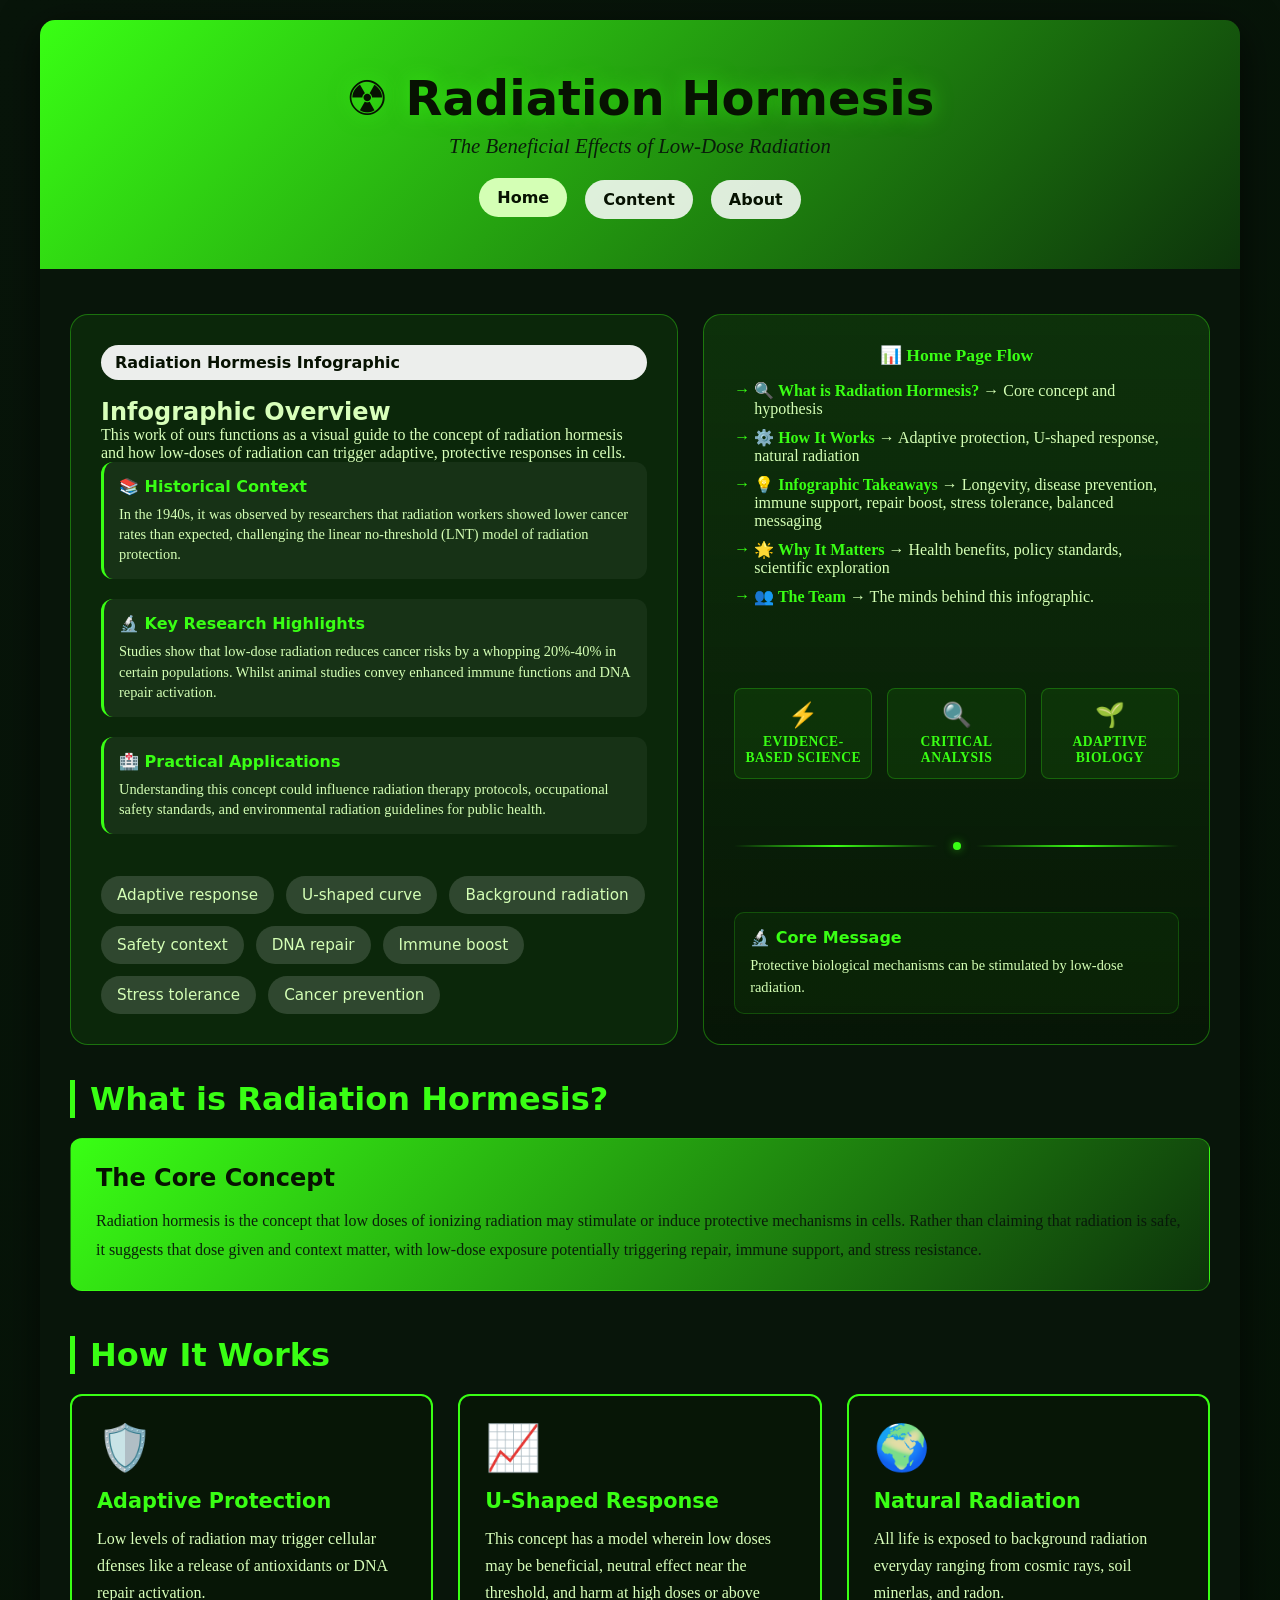
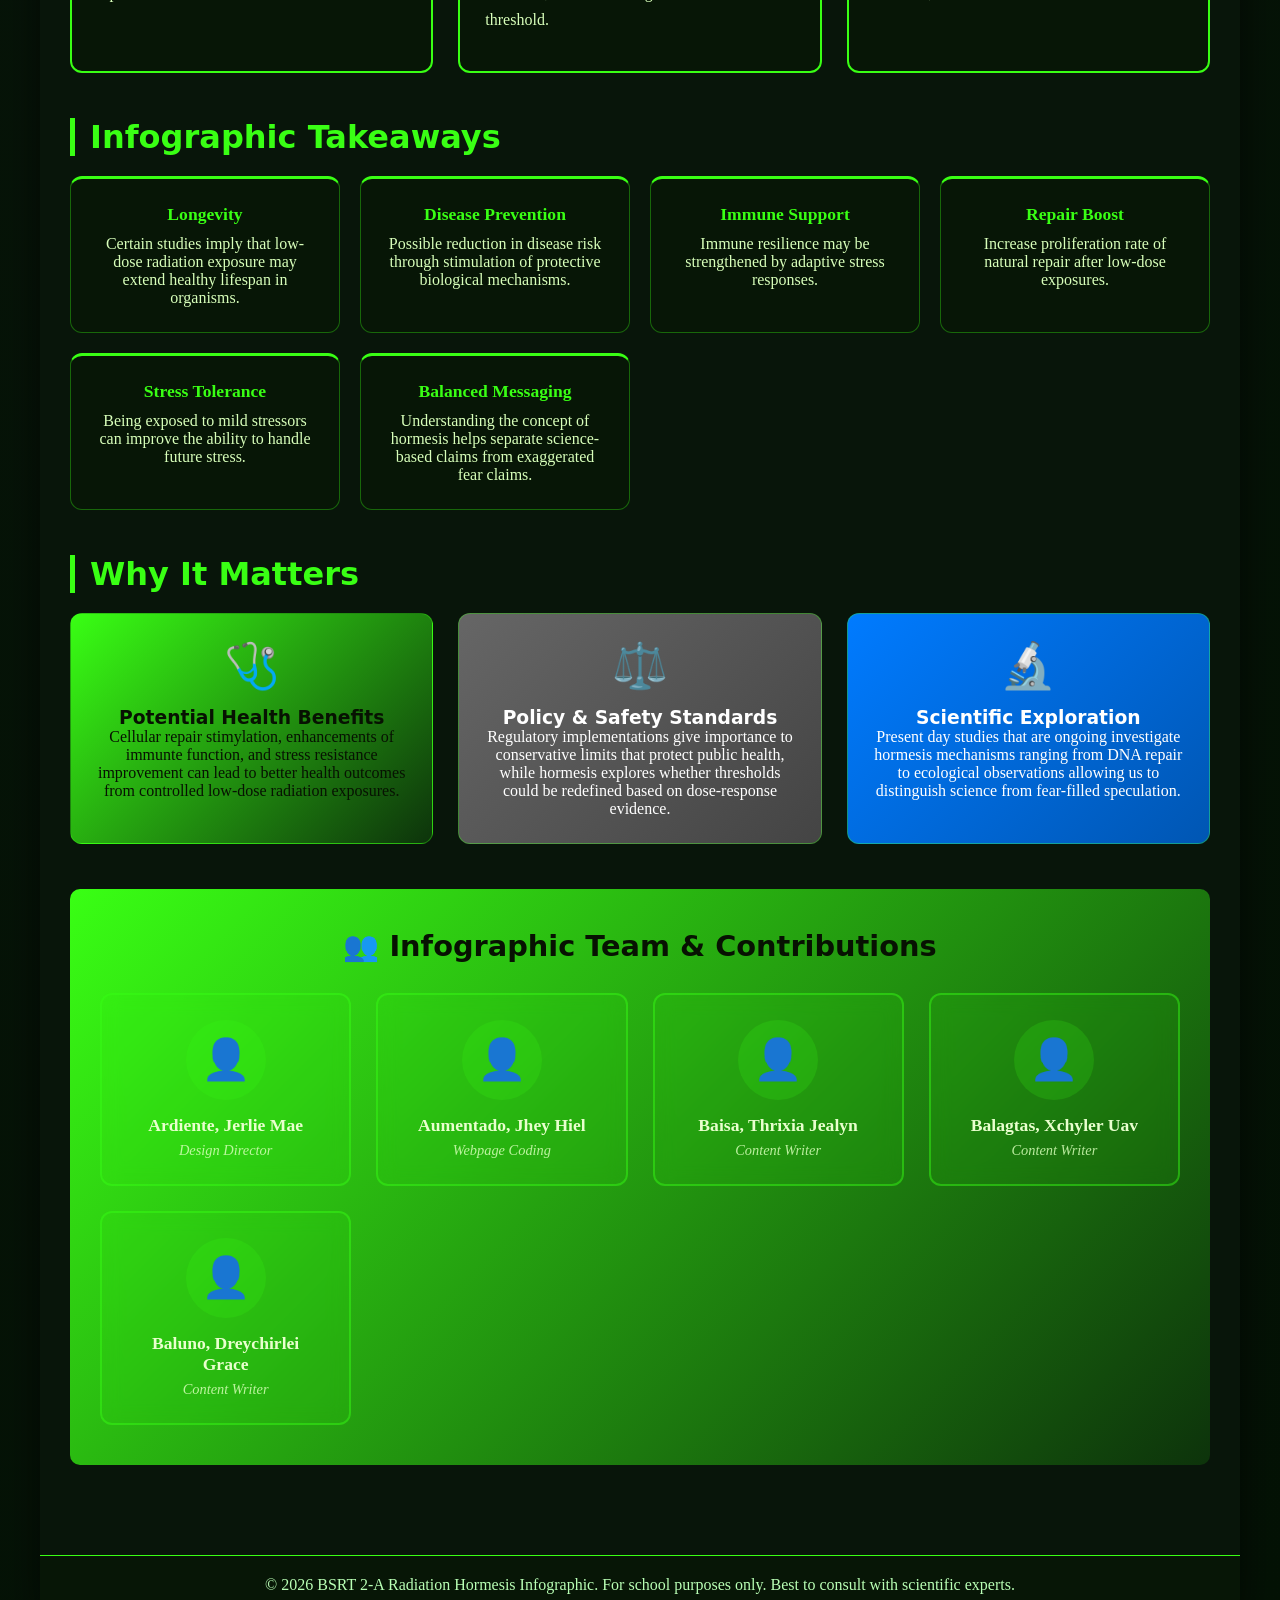
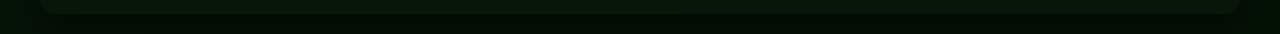
<file: index.html>
<!DOCTYPE html>
<html lang="en">
<head>
    <meta charset="UTF-8">
    <meta name="viewport" content="width=device-width, initial-scale=1.0">
    <title>Radiation Hormesis - Overview</title>
    <link rel="stylesheet" href="style.css">
</head>
<body>
    <div class="container">
        <div class="header">
            <h1>☢️ Radiation Hormesis</h1>
            <p>The Beneficial Effects of Low-Dose Radiation</p>
            <nav class="main-nav">
                <a href="index.html" class="active">Home</a>
                <a href="content.html">Content</a>
                <a href="about.html">About</a>
            </nav>
        </div>

        <div class="content">
            <div class="hero-grid">
                <div class="hero-card">
                    <span class="hero-badge">Radiation Hormesis Infographic</span>
                    <h2>Infographic Overview</h2>
                    <p>This work of ours functions as a visual guide to the concept of radiation hormesis and how low-doses of radiation can trigger adaptive, protective responses in cells.</p>
                    
                    <div class="overview-section">
                        <h4>📚 Historical Context</h4>
                        <p>In the 1940s, it was observed by researchers that radiation workers showed lower cancer rates than expected, challenging the linear no-threshold (LNT) model of radiation protection.</p>
                    </div>
                    
                    <div class="overview-section">
                        <h4>🔬 Key Research Highlights</h4>
                        <p>Studies show that low-dose radiation reduces cancer risks by a whopping 20%-40% in certain populations. Whilst animal studies convey enhanced immune functions and DNA repair activation.</p>
                    </div>
                    
                    <div class="overview-section">
                        <h4>🏥 Practical Applications</h4>
                        <p>Understanding this concept could influence radiation therapy protocols, occupational safety standards, and environmental radiation guidelines for public health.</p>
                    </div>
                    
                    <div class="fact-list">
                        <span class="fact-pill">Adaptive response</span>
                        <span class="fact-pill">U-shaped curve</span>
                        <span class="fact-pill">Background radiation</span>
                        <span class="fact-pill">Safety context</span>
                        <span class="fact-pill">DNA repair</span>
                        <span class="fact-pill">Immune boost</span>
                        <span class="fact-pill">Stress tolerance</span>
                        <span class="fact-pill">Cancer prevention</span>
                    </div>
                </div>
                <div class="hero-card hero-highlight">
                    
                    <div class="mind-map">
                        <div class="mind-center">📊 Home Page Flow</div>
                        <div class="mind-branch">
                            <span>🔍 What is Radiation Hormesis?</span> → Core concept and hypothesis
                        </div>
                        <div class="mind-branch">
                            <span>⚙️ How It Works</span> → Adaptive protection, U-shaped response, natural radiation
                        </div>
                        <div class="mind-branch">
                            <span>💡 Infographic Takeaways</span> → Longevity, disease prevention, immune support, repair boost, stress tolerance, balanced messaging
                        </div>
                        <div class="mind-branch">
                            <span>🌟 Why It Matters</span> → Health benefits, policy standards, scientific exploration
                        </div>
                        <div class="mind-branch">
                            <span>👥 The Team</span> → The minds behind this infographic.
                        </div>
                    </div>
                    
                    <div class="design-element">
                        <div class="design-accent">
                            <span class="accent-icon">⚡</span>
                            <span class="accent-text">Evidence-Based Science</span>
                        </div>
                        <div class="design-accent">
                            <span class="accent-icon">🔍</span>
                            <span class="accent-text">Critical Analysis</span>
                        </div>
                        <div class="design-accent">
                            <span class="accent-icon">🌱</span>
                            <span class="accent-text">Adaptive Biology</span>
                        </div>
                    </div>
                    
                    <div class="visual-separator">
                        <div class="separator-line"></div>
                        <div class="separator-dot"></div>
                        <div class="separator-line"></div>
                    </div>
                    
                    <div class="key-insight">
                        <h4>🔬 Core Message</h4>
                        <p>Protective biological mechanisms can be stimulated by low-dose radiation.</p>
                    </div>
                </div>
            </div>

            <div class="section">
                <h2 class="section-title">What is Radiation Hormesis?</h2>
                <div class="mechanism">
                    <h3>The Core Concept</h3>
                    <p>Radiation hormesis is the concept that low doses of ionizing radiation may stimulate or induce protective mechanisms in cells. Rather than claiming that radiation is safe, it suggests that dose given and context matter, with low-dose exposure potentially triggering repair, immune support, and stress resistance.</p>
                </div>
            </div>

            <div class="section">
                <h2 class="section-title">How It Works</h2>
                <div class="context-grid">
                    <div class="context-card">
                        <div class="context-card-icon">🛡️</div>
                        <h3>Adaptive Protection</h3>
                        <p>Low levels of radiation may trigger cellular dfenses like a release of antioxidants or DNA repair activation.</p>
                    </div>
                    <div class="context-card">
                        <div class="context-card-icon">📈</div>
                        <h3>U-Shaped Response</h3>
                        <p>This concept has a model wherein low doses may be beneficial, neutral effect near the threshold, and harm at high doses or above threshold.</p>
                    </div>
                    <div class="context-card">
                        <div class="context-card-icon">🌍</div>
                        <h3>Natural Radiation</h3>
                        <p>All life is exposed to background radiation everyday ranging from cosmic rays, soil minerlas, and radon.</p>
                    </div>
                </div>
            </div>

            <div class="section">
                <h2 class="section-title">Infographic Takeaways</h2>
                <div class="benefits">
                    <div class="benefit-item">
                        <strong>Longevity</strong>
                        <p>Certain studies imply that low-dose radiation exposure may extend healthy lifespan in organisms.</p>
                    </div>
                    <div class="benefit-item">
                        <strong>Disease Prevention</strong>
                        <p>Possible reduction in disease risk through stimulation of protective biological mechanisms.</p>
                    </div>
                    <div class="benefit-item">
                        <strong>Immune Support</strong>
                        <p>Immune resilience may be strengthened by adaptive stress responses.</p>
                    </div>
                    <div class="benefit-item">
                        <strong>Repair Boost</strong>
                        <p>Increase proliferation rate of natural repair after low-dose exposures.</p>
                    </div>
                    <div class="benefit-item">
                        <strong>Stress Tolerance</strong>
                        <p>Being exposed to mild stressors can improve the ability to handle future stress.</p>
                    </div>
                    <div class="benefit-item">
                        <strong>Balanced Messaging</strong>
                        <p>Understanding the concept of hormesis helps separate science-based claims from exaggerated fear claims.</p>
                    </div>
                </div>
            </div>

            <div class="section">
                <h2 class="section-title">Why It Matters</h2>
                <div class="context-grid">
                    <div class="spotlight-panel health-spotlight">
                        <div class="context-card-icon" style="font-weight: bold;">🩺</div>
                        <h3>Potential Health Benefits</h3>
                        <p>Cellular repair stimylation, enhancements of immunte function, and stress resistance improvement can lead to better health outcomes from controlled low-dose radiation exposures.</p>
                    </div>
                    <div class="spotlight-panel policy-spotlight">
                        <div class="context-card-icon" style="font-weight: bold;">⚖️</div>
                        <h3>Policy & Safety Standards</h3>
                        <p>Regulatory implementations give importance to conservative limits that protect public health, while hormesis explores whether thresholds could be redefined based on dose-response evidence.</p>
                    </div>
                    <div class="spotlight-panel science-spotlight">
                        <div class="context-card-icon" style="font-weight: bold;">🔬</div>
                        <h3>Scientific Exploration</h3>
                        <p>Present day studies that are ongoing investigate hormesis mechanisms ranging from DNA repair to ecological observations allowing us to distinguish science from fear-filled speculation.</p>
                    </div>
                </div>
            </div>

            <div class="section members-section">
                <h2>👥 Infographic Team & Contributions</h2>
                <div class="members-grid">
                    <div class="member-card">
                        <div class="member-avatar">👤</div>
                        <div class="member-name">Ardiente, Jerlie Mae</div>
                        <div class="member-role">Design Director</div>
                    </div>
                    <div class="member-card">
                        <div class="member-avatar">👤</div>
                        <div class="member-name">Aumentado, Jhey Hiel</div>
                        <div class="member-role">Webpage Coding</div>
                    </div>
                    <div class="member-card">
                        <div class="member-avatar">👤</div>
                        <div class="member-name">Baisa, Thrixia Jealyn</div>
                        <div class="member-role">Content Writer</div>
                    </div>
                    <div class="member-card">
                        <div class="member-avatar">👤</div>
                        <div class="member-name">Balagtas, Xchyler Uav</div>
                        <div class="member-role">Content Writer</div>
                    </div>
                    <div class="member-card">
                        <div class="member-avatar">👤</div>
                        <div class="member-name">Baluno, Dreychirlei Grace</div>
                        <div class="member-role">Content Writer</div>
                    </div>
                </div>
            </div>
        </div>

        <div class="footer">
            <p>&copy; 2026 BSRT 2-A Radiation Hormesis Infographic. For school purposes only. Best to consult with scientific experts.</p>
        </div>
    </div>
</body>
</html>
</file>
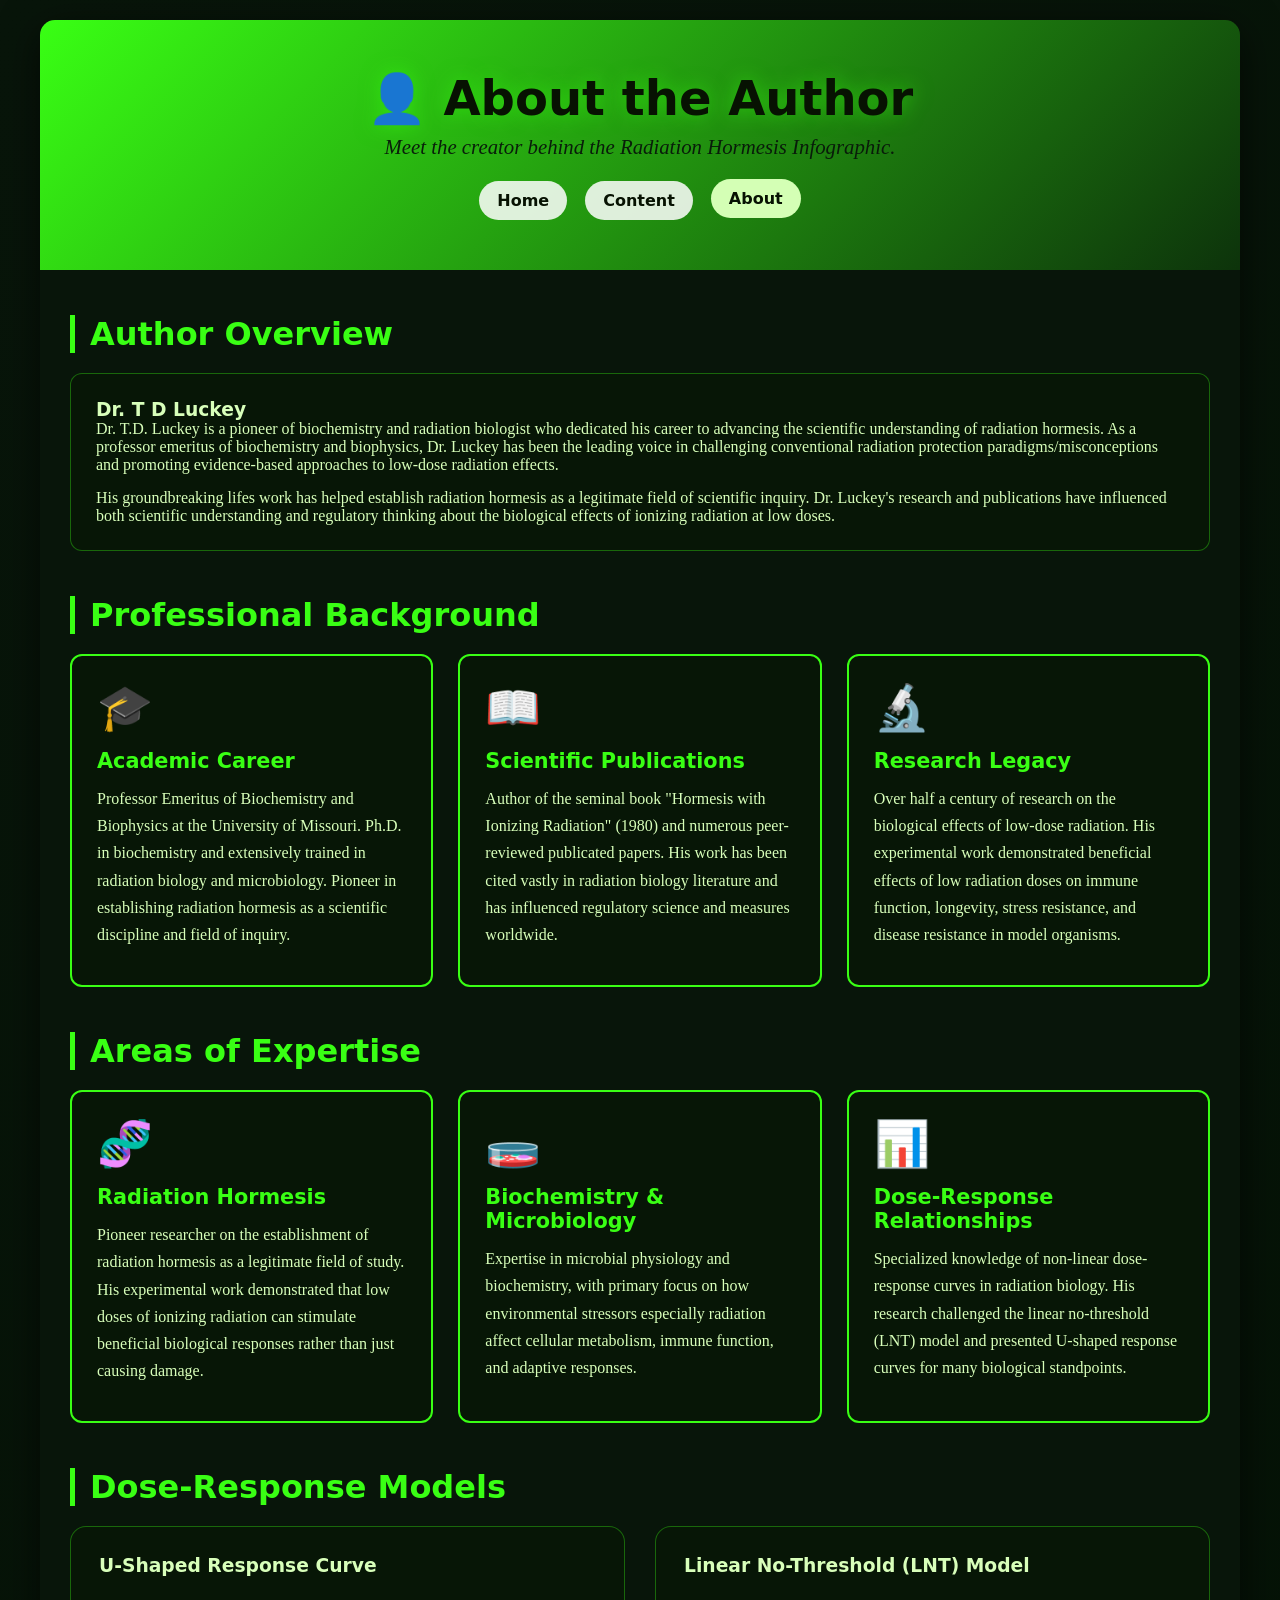
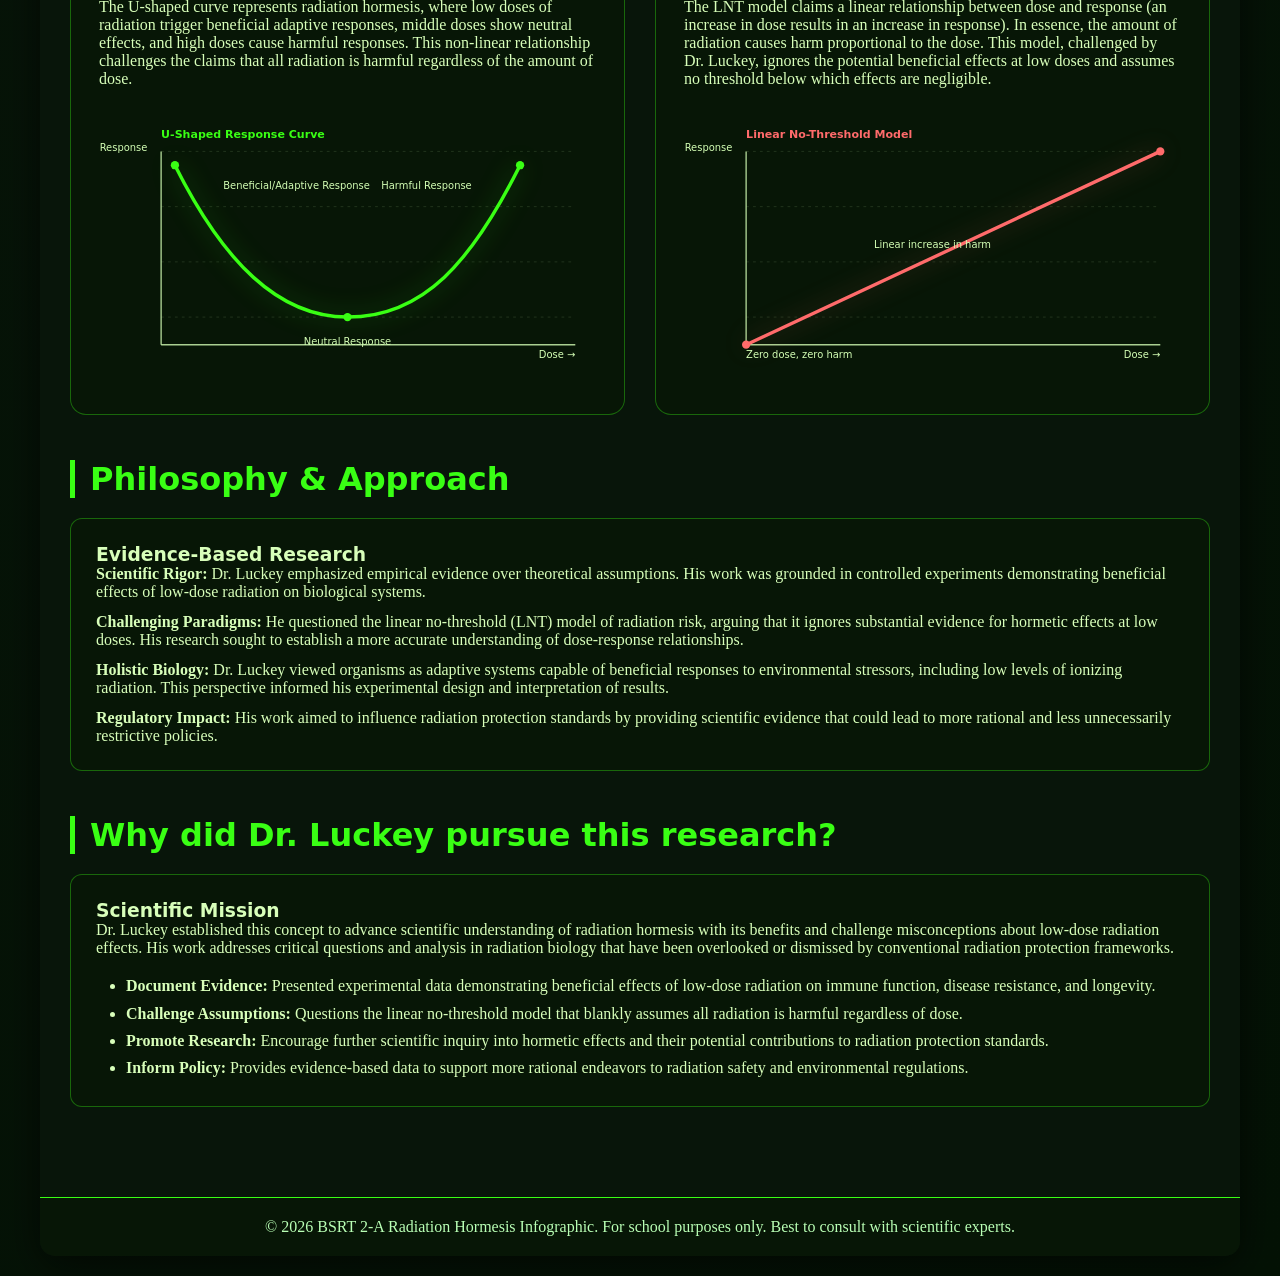
<file: about.html>
<!DOCTYPE html>
<html lang="en">
<head>
    <meta charset="UTF-8">
    <meta name="viewport" content="width=device-width, initial-scale=1.0">
    <title>About the Author</title>
    <link rel="stylesheet" href="style.css">
</head>
<body>
    <div class="container">
        <div class="header">
            <h1>👤 About the Author</h1>
            <p>Meet the creator behind the Radiation Hormesis Infographic.</p>
            <nav class="main-nav">
                <a href="index.html">Home</a>
                <a href="content.html">Content</a>
                <a href="about.html" class="active">About</a>
            </nav>
        </div>

        <div class="content">
            <div class="section">
                <h2 class="section-title">Author Overview</h2>
                <div class="card">
                    <h3>Dr. T D Luckey</h3>
                    <p>Dr. T.D. Luckey is a pioneer of biochemistry and radiation biologist who dedicated his career to advancing the scientific understanding of radiation hormesis. As a professor emeritus of biochemistry and biophysics, Dr. Luckey has been the leading voice in challenging conventional radiation protection paradigms/misconceptions and promoting evidence-based approaches to low-dose radiation effects.</p>
                    <p style="margin-top: 15px;">His groundbreaking lifes work has helped establish radiation hormesis as a legitimate field of scientific inquiry. Dr. Luckey's research and publications have influenced both scientific understanding and regulatory thinking about the biological effects of ionizing radiation at low doses.</p>
                </div>
            </div>

            <div class="section">
                <h2 class="section-title">Professional Background</h2>
                <div class="context-grid">
                    <div class="context-card">
                        <div class="context-card-icon">🎓</div>
                        <h3>Academic Career</h3>
                        <p>Professor Emeritus of Biochemistry and Biophysics at the University of Missouri. Ph.D. in biochemistry and extensively trained in radiation biology and microbiology. Pioneer in establishing radiation hormesis as a scientific discipline and field of inquiry.</p>
                    </div>
                    <div class="context-card">
                        <div class="context-card-icon">📖</div>
                        <h3>Scientific Publications</h3>
                        <p>Author of the seminal book "Hormesis with Ionizing Radiation" (1980) and numerous peer-reviewed publicated papers. His work has been cited vastly in radiation biology literature and has influenced regulatory science and measures worldwide.</p>
                    </div>
                    <div class="context-card">
                        <div class="context-card-icon">🔬</div>
                        <h3>Research Legacy</h3>
                        <p>Over half a century of research on the biological effects of low-dose radiation. His experimental work demonstrated beneficial effects of low radiation doses on immune function, longevity, stress resistance, and disease resistance in model organisms.</p>
                    </div>
                </div>
            </div>

            <div class="section">
                <h2 class="section-title">Areas of Expertise</h2>
                <div class="context-grid">
                    <div class="context-card">
                        <div class="context-card-icon">🧬</div>
                        <h3>Radiation Hormesis</h3>
                        <p>Pioneer researcher on the establishment of radiation hormesis as a legitimate field of study. His experimental work demonstrated that low doses of ionizing radiation can stimulate beneficial biological responses rather than just causing damage.</p>
                    </div>
                    <div class="context-card">
                        <div class="context-card-icon">🧫</div>
                        <h3>Biochemistry & Microbiology</h3>
                        <p>Expertise in microbial physiology and biochemistry, with primary focus on how environmental stressors especially radiation affect cellular metabolism, immune function, and adaptive responses.</p>
                    </div>
                    <div class="context-card">
                        <div class="context-card-icon">📊</div>
                        <h3>Dose-Response Relationships</h3>
                        <p>Specialized knowledge of non-linear dose-response curves in radiation biology. His research challenged the linear no-threshold (LNT) model and presented U-shaped response curves for many biological standpoints.</p>
                    </div>
                </div>
            </div>

            <div class="section">
                <h2 class="section-title">Dose-Response Models</h2>
                <div class="charts-grid">
                    <div class="chart-card">
                        <h3>U-Shaped Response Curve</h3>
                        <div class="chart-description">
                            <p>The U-shaped curve represents radiation hormesis, where low doses of radiation trigger beneficial adaptive responses, middle doses show neutral effects, and high doses cause harmful responses. This non-linear relationship challenges the claims that all radiation is harmful regardless of the amount of dose.</p>
                        </div>
                        <div class="chart-wrapper">
                            <svg class="u-curve-chart" viewBox="0 0 720 400" aria-labelledby="uCurveTitle uCurveDesc" role="img">
                                <title id="uCurveTitle">U-Shaped Response Curve</title>
                                <desc id="uCurveDesc">A chart showing dose on the horizontal axis and response on the vertical axis with a U-shaped curve.</desc>
                                <rect x="0" y="0" width="720" height="400" fill="transparent" />
                                <g class="grid-lines">
                                    <line x1="90" y1="60" x2="690" y2="60" class="grid-line" />
                                    <line x1="90" y1="140" x2="690" y2="140" class="grid-line" />
                                    <line x1="90" y1="220" x2="690" y2="220" class="grid-line" />
                                    <line x1="90" y1="300" x2="690" y2="300" class="grid-line" />
                                </g>
                                <g class="axes">
                                    <line x1="90" y1="60" x2="90" y2="340" class="axis" />
                                    <line x1="90" y1="340" x2="690" y2="340" class="axis" />
                                </g>
                                <path class="curve" d="M 110 80 C 180 220 260 300 360 300 C 470 300 540 220 610 80" />
                                <circle cx="110" cy="80" r="6" fill="#39ff14" />
                                <circle cx="360" cy="300" r="6" fill="#39ff14" />
                                <circle cx="610" cy="80" r="6" fill="#39ff14" />
                                <text x="90" y="40" class="title">U-Shaped Response Curve</text>
                                <text x="690" y="360" class="label" text-anchor="end">Dose →</text>
                                <text x="70" y="60" class="label" text-anchor="end">Response</text>
                                <text x="180" y="115" class="annotation">Beneficial/Adaptive Response</text>
                                <text x="360" y="340" class="annotation" text-anchor="middle">Neutral Response</text>
                                <text x="540" y="115" class="annotation" text-anchor="end">Harmful Response</text>
                            </svg>
                        </div>
                    </div>
                    <div class="chart-card">
                        <h3>Linear No-Threshold (LNT) Model</h3>
                        <div class="chart-description">
                            <p>The LNT model claims a linear relationship between dose and response (an increase in dose results in an increase in response). In essence, the amount of radiation causes harm proportional to the dose. This model, challenged by Dr. Luckey, ignores the potential beneficial effects at low doses and assumes no threshold below which effects are negligible.</p>
                        </div>
                        <div class="chart-wrapper">
                            <svg class="lnt-chart" viewBox="0 0 720 400" aria-labelledby="lntTitle lntDesc" role="img">
                                <title id="lntTitle">Linear No-Threshold Model</title>
                                <desc id="lntDesc">A chart showing dose on the horizontal axis and response on the vertical axis with a straight line from origin.</desc>
                                <rect x="0" y="0" width="720" height="400" fill="transparent" />
                                <g class="grid-lines">
                                    <line x1="90" y1="60" x2="690" y2="60" class="grid-line" />
                                    <line x1="90" y1="140" x2="690" y2="140" class="grid-line" />
                                    <line x1="90" y1="220" x2="690" y2="220" class="grid-line" />
                                    <line x1="90" y1="300" x2="690" y2="300" class="grid-line" />
                                </g>
                                <g class="axes">
                                    <line x1="90" y1="60" x2="90" y2="340" class="axis" />
                                    <line x1="90" y1="340" x2="690" y2="340" class="axis" />
                                </g>
                                <line x1="90" y1="340" x2="690" y2="60" class="curve lnt-line" />
                                <circle cx="90" cy="340" r="6" fill="#ff6b6b" />
                                <circle cx="690" cy="60" r="6" fill="#ff6b6b" />
                                <text x="90" y="40" class="title">Linear No-Threshold Model</text>
                                <text x="690" y="360" class="label" text-anchor="end">Dose →</text>
                                <text x="70" y="60" class="label" text-anchor="end">Response</text>
                                <text x="360" y="200" class="annotation" text-anchor="middle">Linear increase in harm</text>
                                <text x="90" y="360" class="annotation" text-anchor="start">Zero dose, zero harm</text>
                            </svg>
                        </div>
                    </div>
                </div>
            </div>

            <div class="section">
                <h2 class="section-title">Philosophy & Approach</h2>
                <div class="card">
                    <h3>Evidence-Based Research</h3>
                    <p><strong>Scientific Rigor:</strong> Dr. Luckey emphasized empirical evidence over theoretical assumptions. His work was grounded in controlled experiments demonstrating beneficial effects of low-dose radiation on biological systems.</p>
                    <p style="margin-top: 12px;"><strong>Challenging Paradigms:</strong> He questioned the linear no-threshold (LNT) model of radiation risk, arguing that it ignores substantial evidence for hormetic effects at low doses. His research sought to establish a more accurate understanding of dose-response relationships.</p>
                    <p style="margin-top: 12px;"><strong>Holistic Biology:</strong> Dr. Luckey viewed organisms as adaptive systems capable of beneficial responses to environmental stressors, including low levels of ionizing radiation. This perspective informed his experimental design and interpretation of results.</p>
                    <p style="margin-top: 12px;"><strong>Regulatory Impact:</strong> His work aimed to influence radiation protection standards by providing scientific evidence that could lead to more rational and less unnecessarily restrictive policies.</p>
                </div>
            </div>

            <div class="section">
                <h2 class="section-title">Why did Dr. Luckey pursue this research?</h2>
                <div class="card">
                    <h3>Scientific Mission</h3>
                    <p>Dr. Luckey established this concept to advance scientific understanding of radiation hormesis with its benefits and challenge misconceptions about low-dose radiation effects. His work addresses critical questions and analysis in radiation biology that have been overlooked or dismissed by conventional radiation protection frameworks.</p>
                    <ul style="margin-top: 15px; margin-left: 30px;">
                        <li><strong>Document Evidence:</strong> Presented experimental data demonstrating beneficial effects of low-dose radiation on immune function, disease resistance, and longevity.</li>
                        <li><strong>Challenge Assumptions:</strong> Questions the linear no-threshold model that blankly assumes all radiation is harmful regardless of dose.</li>
                        <li><strong>Promote Research:</strong> Encourage further scientific inquiry into hormetic effects and their potential contributions to radiation protection standards.</li>
                        <li><strong>Inform Policy:</strong> Provides evidence-based data to support more rational endeavors to radiation safety and environmental regulations.</li>
                    </ul>
                </div>
            </div>

        </div>

        <div class="footer">
            <p>&copy; 2026 BSRT 2-A Radiation Hormesis Infographic. For school purposes only. Best to consult with scientific experts.</p>
        </div>
    </div>
</body>
</html>
</file>
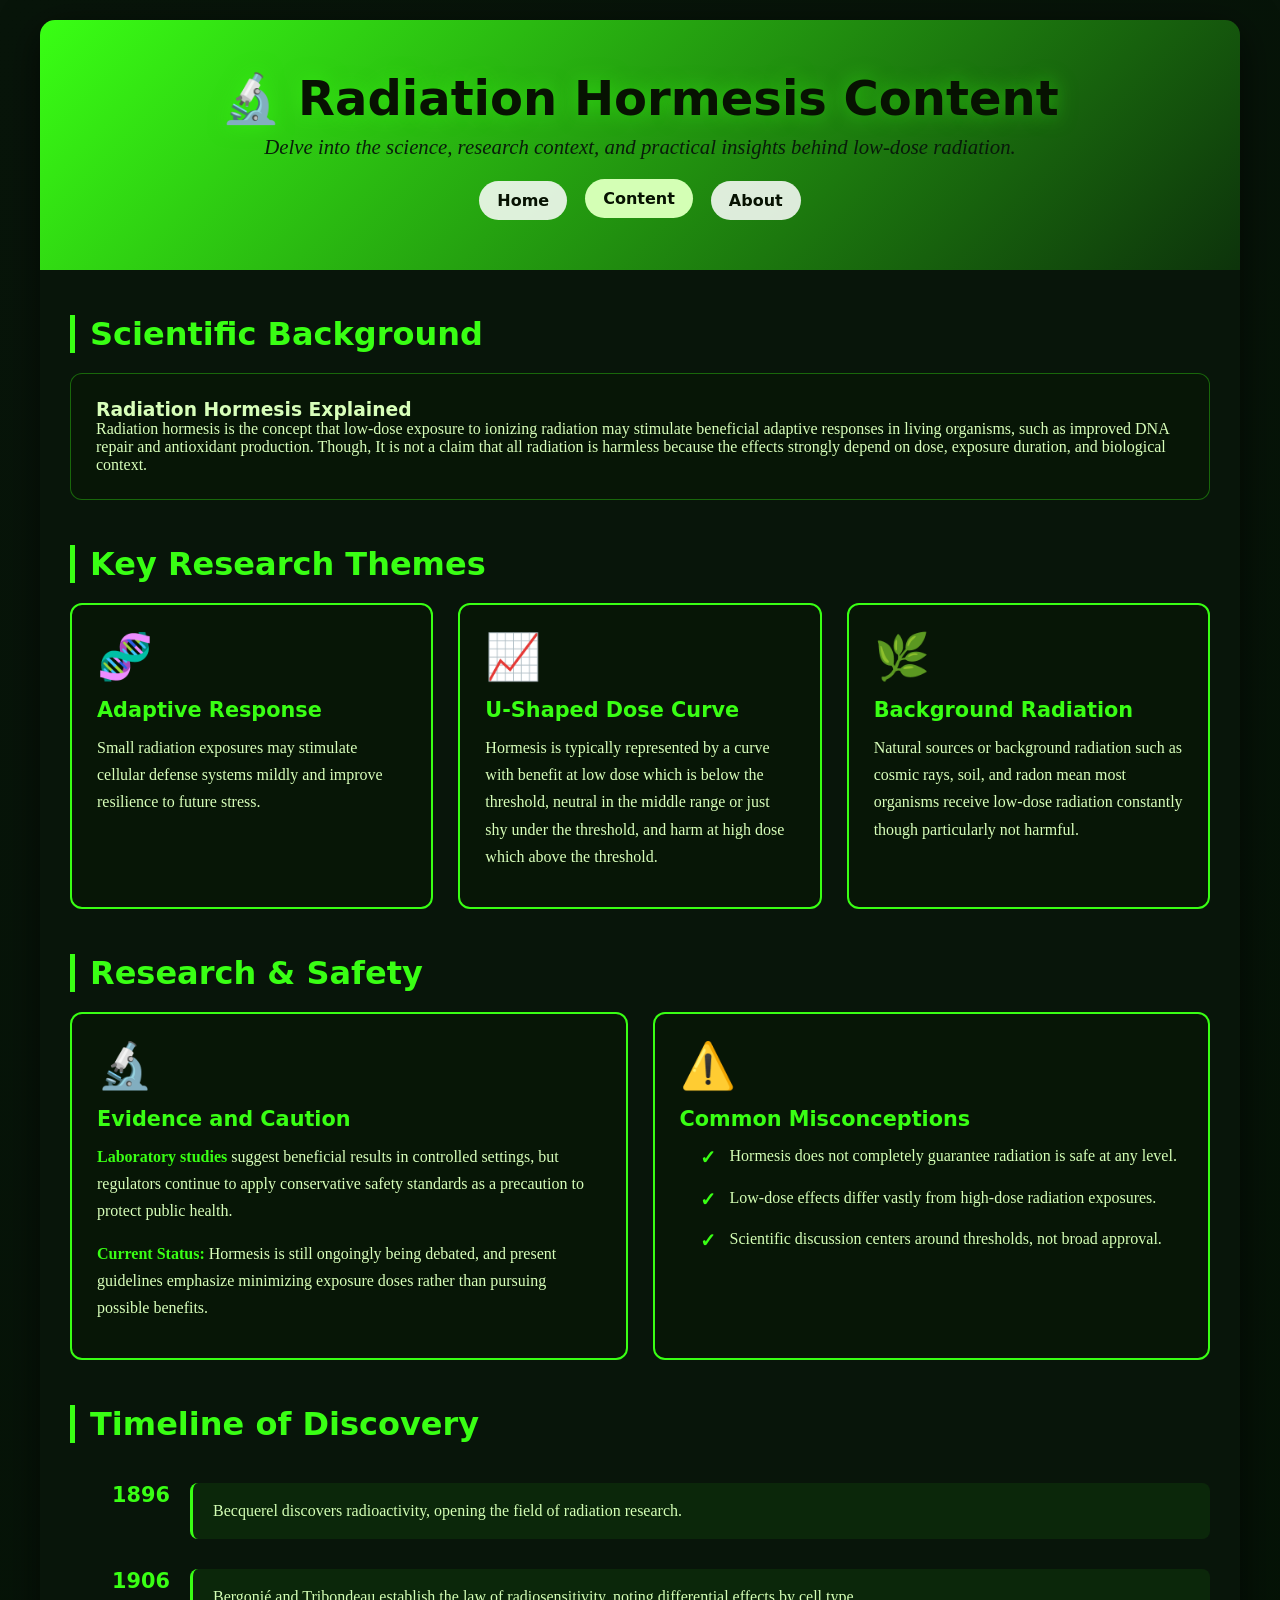
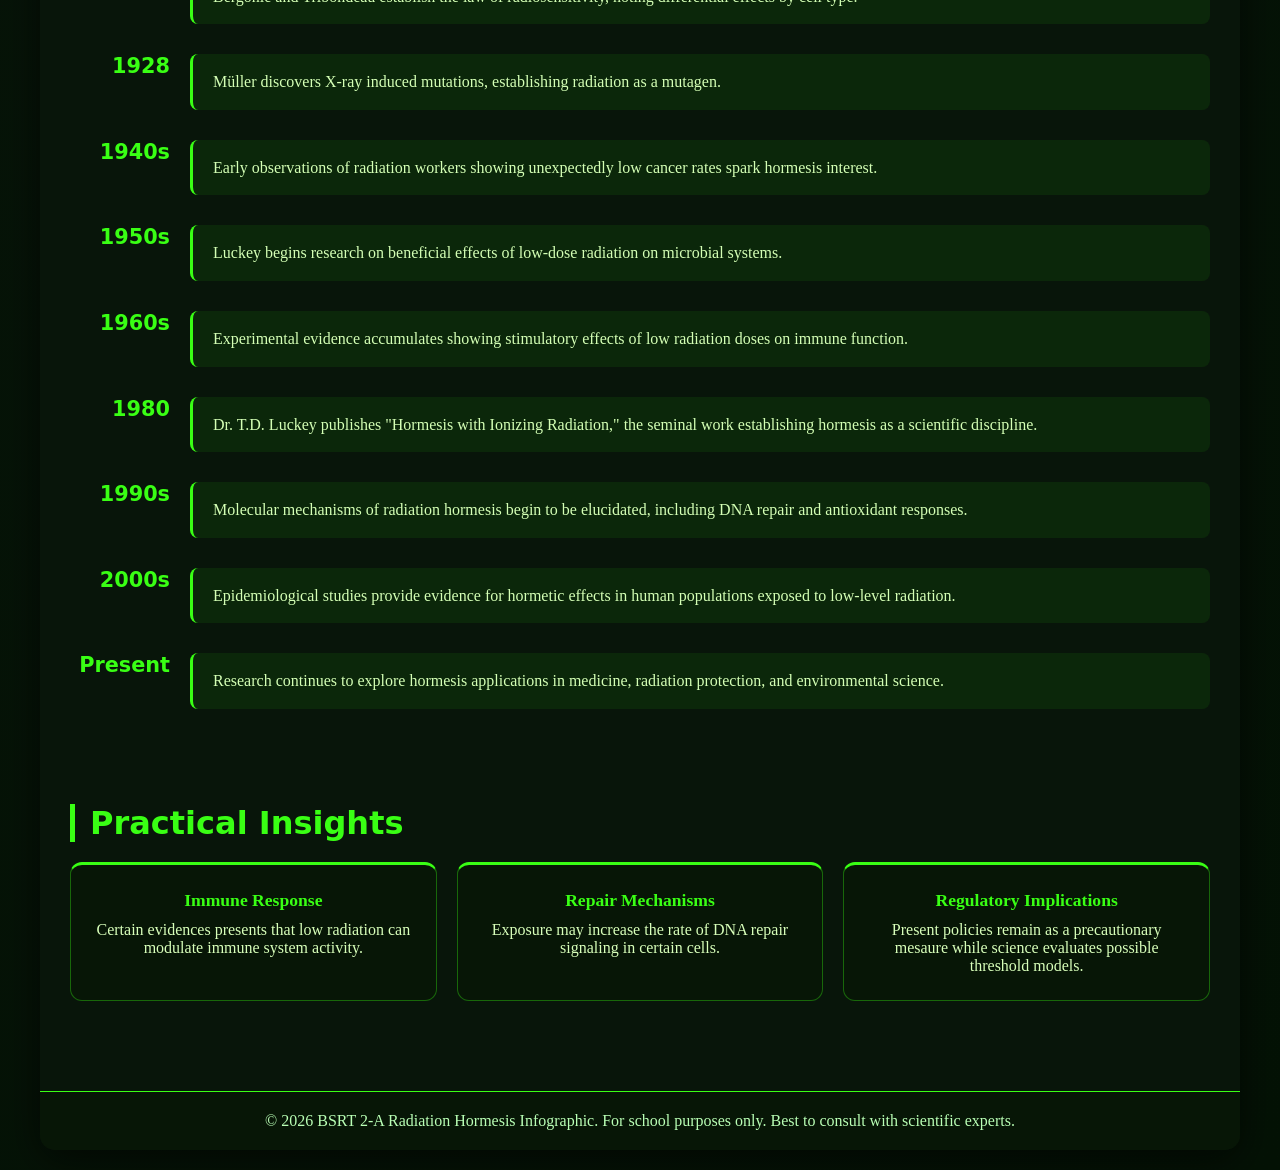
<file: content.html>
<!DOCTYPE html>
<html lang="en">
<head>
    <meta charset="UTF-8">
    <meta name="viewport" content="width=device-width, initial-scale=1.0">
    <title>Radiation Hormesis - Content</title>
    <link rel="stylesheet" href="style.css">
</head>
<body>
    <div class="container">
        <div class="header">
            <h1>🔬 Radiation Hormesis Content</h1>
            <p>Delve into the science, research context, and practical insights behind low-dose radiation.</p>
            <nav class="main-nav">
                <a href="index.html">Home</a>
                <a href="content.html" class="active">Content</a>
                <a href="about.html">About</a>
            </nav>
        </div>

        <div class="content">
            <div class="section">
                <h2 class="section-title">Scientific Background</h2>
                <div class="card">
                    <h3>Radiation Hormesis Explained</h3>
                    <p>Radiation hormesis is the concept that low-dose exposure to ionizing radiation may stimulate beneficial adaptive responses in living organisms, such as improved DNA repair and antioxidant production. Though, It is not a claim that all radiation is harmless because the effects strongly depend on dose, exposure duration, and biological context.</p>
                </div>
            </div>

            <div class="section">
                <h2 class="section-title">Key Research Themes</h2>
                <div class="context-grid">
                    <div class="context-card">
                        <div class="context-card-icon">🧬</div>
                        <h3>Adaptive Response</h3>
                        <p>Small radiation exposures may stimulate cellular defense systems mildly and improve resilience to future stress.</p>
                    </div>
                    <div class="context-card">
                        <div class="context-card-icon">📈</div>
                        <h3>U-Shaped Dose Curve</h3>
                        <p>Hormesis is typically represented by a curve with benefit at low dose which is below the threshold, neutral in the middle range or just shy under the threshold, and harm at high dose which above the threshold.</p>
                    </div>
                    <div class="context-card">
                        <div class="context-card-icon">🌿</div>
                        <h3>Background Radiation</h3>
                        <p>Natural sources or background radiation such as cosmic rays, soil, and radon mean most organisms receive low-dose radiation constantly though particularly not harmful.</p>
                    </div>
                </div>
            </div>

            <div class="section">
                <h2 class="section-title">Research & Safety</h2>
                <div class="context-grid">
                    <div class="context-card">
                        <div class="context-card-icon">🔬</div>
                        <h3>Evidence and Caution</h3>
                        <p><strong>Laboratory studies</strong> suggest beneficial results in controlled settings, but regulators continue to apply conservative safety standards as a precaution to protect public health.</p>
                        <p style="margin-top: 15px;"><strong>Current Status:</strong> Hormesis is still ongoingly being debated, and present guidelines emphasize minimizing exposure doses rather than pursuing possible benefits.</p>
                    </div>
                    <div class="context-card">
                        <div class="context-card-icon">⚠️</div>
                        <h3>Common Misconceptions</h3>
                        <ul class="references-list">
                            <li>Hormesis does not completely guarantee radiation is safe at any level.</li>
                            <li>Low-dose effects differ vastly from high-dose radiation exposures.</li>
                            <li>Scientific discussion centers around thresholds, not broad approval.</li>
                        </ul>
                    </div>
                </div>
            </div>

            <div class="section">
                <h2 class="section-title">Timeline of Discovery</h2>
                <div class="history">
                    <div class="timeline-item">
                        <div class="timeline-year">1896</div>
                        <div class="timeline-text">Becquerel discovers radioactivity, opening the field of radiation research.</div>
                    </div>
                    <div class="timeline-item">
                        <div class="timeline-year">1906</div>
                        <div class="timeline-text">Bergonié and Tribondeau establish the law of radiosensitivity, noting differential effects by cell type.</div>
                    </div>
                    <div class="timeline-item">
                        <div class="timeline-year">1928</div>
                        <div class="timeline-text">Müller discovers X-ray induced mutations, establishing radiation as a mutagen.</div>
                    </div>
                    <div class="timeline-item">
                        <div class="timeline-year">1940s</div>
                        <div class="timeline-text">Early observations of radiation workers showing unexpectedly low cancer rates spark hormesis interest.</div>
                    </div>
                    <div class="timeline-item">
                        <div class="timeline-year">1950s</div>
                        <div class="timeline-text">Luckey begins research on beneficial effects of low-dose radiation on microbial systems.</div>
                    </div>
                    <div class="timeline-item">
                        <div class="timeline-year">1960s</div>
                        <div class="timeline-text">Experimental evidence accumulates showing stimulatory effects of low radiation doses on immune function.</div>
                    </div>
                    <div class="timeline-item">
                        <div class="timeline-year">1980</div>
                        <div class="timeline-text">Dr. T.D. Luckey publishes "Hormesis with Ionizing Radiation," the seminal work establishing hormesis as a scientific discipline.</div>
                    </div>
                    <div class="timeline-item">
                        <div class="timeline-year">1990s</div>
                        <div class="timeline-text">Molecular mechanisms of radiation hormesis begin to be elucidated, including DNA repair and antioxidant responses.</div>
                    </div>
                    <div class="timeline-item">
                        <div class="timeline-year">2000s</div>
                        <div class="timeline-text">Epidemiological studies provide evidence for hormetic effects in human populations exposed to low-level radiation.</div>
                    </div>
                    <div class="timeline-item">
                        <div class="timeline-year">Present</div>
                        <div class="timeline-text">Research continues to explore hormesis applications in medicine, radiation protection, and environmental science.</div>
                    </div>
                </div>
            </div>

            <div class="section">
                <h2 class="section-title">Practical Insights</h2>
                <div class="benefits">
                    <div class="benefit-item">
                        <strong>Immune Response</strong>
                        <p>Certain evidences presents that low radiation can modulate immune system activity.</p>
                    </div>
                    <div class="benefit-item">
                        <strong>Repair Mechanisms</strong>
                        <p>Exposure may increase the rate of DNA repair signaling in certain cells.</p>
                    </div>
                    <div class="benefit-item">
                        <strong>Regulatory Implications</strong>
                        <p>Present policies remain as a precautionary mesaure while science evaluates possible threshold models.</p>
                    </div>
                </div>
            </div>
        </div>

        <div class="footer">
            <p>&copy; 2026 BSRT 2-A Radiation Hormesis Infographic. For school purposes only. Best to consult with scientific experts.</p>
        </div>
    </div>
</body>
</html>
</file>
<file: style.css>
* {
    margin: 0;
    padding: 0;
    box-sizing: border-box;
}

body {
    font-family: Merriweather, Merriweather, Georgia, "Times New Roman", serif;
    background: linear-gradient(135deg, #08150a 0%, #041205 100%);
    padding: 20px;
    min-height: 100vh;
    color: #d8ffba;
}

/* Titles and UI elements */
h1, h2, h3, h4, h5, h6, .hero-badge, .main-nav a, button, .fact-pill {
    font-family: Inter, Inter, system-ui, -apple-system, "Segoe UI", Roboto, "Helvetica Neue", Arial, sans-serif;
}

.container {
    max-width: 1200px;
    margin: 0 auto;
    background: #08150a;
    border-radius: 15px;
    box-shadow: 0 10px 40px rgba(0, 0, 0, 0.6);
    overflow: hidden;
}

.header {
    background: linear-gradient(135deg, #39ff14 0%, #0d330b 100%);
    color: #071202;
    padding: 50px 30px;
    text-align: center;
}

.header h1 {
    font-size: 3em;
    margin-bottom: 8px;
    text-shadow: 0 0 20px rgba(57, 255, 20, 0.5);
}

.header p {
    font-size: 1.3em;
    opacity: 0.95;
    font-style: italic;
    color: #08170a;
}

.main-nav {
    display: flex;
    justify-content: center;
    align-items: center;
    gap: 18px;
    flex-wrap: wrap;
    margin-top: 22px;
}

.main-nav a {
    display: inline-block;
    padding: 10px 18px;
    border-radius: 999px;
    background: rgba(255, 255, 255, 0.85);
    color: #071202;
    text-decoration: none;
    font-weight: 600;
    transition: transform 0.2s ease, background 0.2s ease;
}

.main-nav a:hover,
.main-nav a.active {
    transform: translateY(-2px);
    background: #d4ffb5;
}

.content {
    padding: 45px 30px;
}

.section {
    margin-bottom: 45px;
}

.section-title {
    font-size: 2em;
    color: #39ff14;
    margin-bottom: 20px;
    border-left: 5px solid #39ff14;
    padding-left: 15px;
}

.mechanism,
.card,
.benefit-item,
.context-card,
.member-card {
    border-radius: 12px;
    padding: 25px;
    background: #071606;
    border: 1px solid rgba(57, 255, 20, 0.35);
}

.mechanism {
    background: linear-gradient(135deg, #39ff14 0%, #0d330b 100%);
    color: #071202;
}

.mechanism h3 {
    font-size: 1.5em;
    margin-bottom: 15px;
    color: #071202;
}

.mechanism p {
    line-height: 1.8;
    opacity: 0.95;
    color: #08170a;
}

.benefits {
    display: grid;
    grid-template-columns: repeat(auto-fit, minmax(220px, 1fr));
    gap: 20px;
}

.benefit-item {
    border-top: 3px solid #39ff14;
    text-align: center;
    transition: transform 0.2s ease, box-shadow 0.2s ease;
}

.benefit-item:hover,
.context-card:hover,
.member-card:hover {
    transform: translateY(-4px);
    box-shadow: 0 18px 40px rgba(57, 255, 20, 0.12);
}

.benefit-item strong {
    color: #39ff14;
    display: block;
    font-size: 1.1em;
    margin-bottom: 10px;
}

.hero-grid {
    display: grid;
    grid-template-columns: 1.2fr 1fr;
    gap: 25px;
    margin-bottom: 35px;
}

.hero-card {
    background: rgba(57, 255, 20, 0.08);
    border: 1px solid rgba(57, 255, 20, 0.35);
    padding: 30px;
    border-radius: 18px;
    display: flex;
    flex-direction: column;
    justify-content: space-between;
}

.hero-card.hero-highlight {
    background: linear-gradient(180deg, rgba(57, 255, 20, 0.12), rgba(7, 22, 6, 0.9));
}

.hero-badge {
    display: inline-block;
    margin-bottom: 18px;
    padding: 8px 14px;
    border-radius: 999px;
    background: rgba(255, 255, 255, 0.92);
    color: #071202;
    font-weight: 700;
}

.hero-stat {
    background: rgba(255, 255, 255, 0.12);
    border: 1px solid rgba(255, 255, 255, 0.18);
    border-radius: 14px;
    padding: 18px;
    margin-top: 18px;
}

.hero-stat strong {
    display: block;
    font-size: 1.1em;
    color: #d4ffb5;
    margin-bottom: 6px;
}

.hero-stat p {
    color: #d4ffb5;
    opacity: 0.95;
}

.design-element {
    display: flex;
    justify-content: space-between;
    gap: 15px;
    margin-top: 20px;
    margin-bottom: 15px;
}

.design-accent {
    display: flex;
    flex-direction: column;
    align-items: center;
    text-align: center;
    flex: 1;
    padding: 12px 8px;
    background: rgba(57, 255, 20, 0.08);
    border-radius: 8px;
    border: 1px solid rgba(57, 255, 20, 0.25);
}

.accent-icon {
    font-size: 1.5em;
    margin-bottom: 5px;
    display: block;
}

.accent-text {
    font-size: 0.85em;
    font-weight: 600;
    color: #39ff14;
    text-transform: uppercase;
    letter-spacing: 0.5px;
}

.visual-separator {
    display: flex;
    align-items: center;
    justify-content: center;
    margin: 15px 0;
}

.separator-line {
    flex: 1;
    height: 2px;
    background: linear-gradient(90deg, transparent, #39ff14, transparent);
}

.separator-dot {
    width: 8px;
    height: 8px;
    background: #39ff14;
    border-radius: 50%;
    margin: 0 15px;
    box-shadow: 0 0 8px rgba(57, 255, 20, 0.5);
}

.key-insight {
    background: rgba(57, 255, 20, 0.05);
    border: 1px solid rgba(57, 255, 20, 0.2);
    border-radius: 10px;
    padding: 15px;
    margin-top: 15px;
}

.key-insight h4 {
    color: #39ff14;
    margin-bottom: 8px;
    font-size: 1em;
    font-weight: 600;
}

.key-insight p {
    color: #d4ffb5;
    font-size: 0.9em;
    line-height: 1.5;
    margin: 0;
}

.overview-section {
    margin-bottom: 20px;
    padding: 15px;
    background: rgba(255, 255, 255, 0.05);
    border-radius: 12px;
    border-left: 3px solid #39ff14;
}

.overview-section h4 {
    color: #39ff14;
    margin-bottom: 8px;
    font-size: 1em;
    font-weight: 600;
}

.overview-section p {
    color: #d4ffb5;
    font-size: 0.9em;
    line-height: 1.4;
    margin: 0;
}

.mind-map {
    text-align: left;
    margin-bottom: 20px;
}

.mind-center {
    font-weight: bold;
    font-size: 1.1em;
    color: #39ff14;
    margin-bottom: 15px;
    text-align: center;
}

.mind-branch {
    margin-bottom: 10px;
    padding-left: 20px;
    position: relative;
    color: #d4ffb5;
}

.mind-branch::before {
    content: '→';
    position: absolute;
    left: 0;
    color: #39ff14;
}

.mind-branch span {
    font-weight: bold;
    color: #39ff14;
}

.fact-list {
    display: flex;
    flex-wrap: wrap;
    gap: 12px;
    margin-top: 22px;
}

.fact-pill {
    background: rgba(255, 255, 255, 0.15);
    color: #d4ffb5;
    padding: 10px 16px;
    border-radius: 999px;
    font-size: 0.95em;
}

.context-card {
    text-align: left;
    background: #071606;
    border: 2px solid #39ff14;
    transition: transform 0.2s ease, box-shadow 0.2s ease;
    border-radius: 12px;
    padding: 25px;
}

.chart-card {
    display: grid;
    gap: 22px;
    padding: 28px;
    background: #071606;
    border: 1px solid rgba(57, 255, 20, 0.35);
    border-radius: 16px;
}

.charts-grid {
    display: grid;
    grid-template-columns: 1fr 1fr;
    gap: 30px;
}

.chart-wrapper {
    display: flex;
    justify-content: center;
    overflow: hidden;
}

.u-curve-chart,
.lnt-chart {
    width: 100%;
    max-width: 720px;
    height: auto;
}

.u-curve-chart .grid-line,
.lnt-chart .grid-line {
    stroke: rgba(212, 255, 181, 0.18);
    stroke-dasharray: 4 6;
}

.u-curve-chart .axis,
.lnt-chart .axis {
    stroke: rgba(212, 255, 181, 0.8);
    stroke-width: 2;
}

.u-curve-chart .curve {
    fill: none;
    stroke: #39ff14;
    stroke-width: 5;
    stroke-linecap: round;
    filter: drop-shadow(0 0 18px rgba(57, 255, 20, 0.35));
}

.lnt-chart .curve.lnt-line {
    fill: none;
    stroke: #ff6b6b;
    stroke-width: 5;
    stroke-linecap: round;
    filter: drop-shadow(0 0 18px rgba(255, 107, 107, 0.35));
}

.u-curve-chart .label,
.u-curve-chart .annotation,
.lnt-chart .label,
.lnt-chart .annotation {
    fill: #d4ffb5;
    font-family: Inter, system-ui, sans-serif;
    font-size: 0.9rem;
}

.u-curve-chart .title,
.lnt-chart .title {
    fill: #39ff14;
    font-family: Inter, system-ui, sans-serif;
    font-size: 1rem;
    font-weight: 700;
}

.lnt-chart .title {
    fill: #ff6b6b;
}

.context-card-icon {
    font-size: 2.8em;
    margin-bottom: 15px;
    display: block;
}

.context-card h3 {
    color: #39ff14;
    margin-bottom: 12px;
    font-size: 1.3em;
}

.context-card p {
    line-height: 1.7;
    margin-bottom: 12px;
}

.context-card strong {
    color: #39ff14;
}

.context-grid,
.members-grid {
    display: grid;
    gap: 25px;
}

.context-grid {
    grid-template-columns: repeat(auto-fit, minmax(300px, 1fr));
}

.spotlight-panel {
    border-radius: 12px;
    padding: 25px;
    background: #071606;
    border: 1px solid rgba(57, 255, 20, 0.35);
    text-align: center;
    transition: transform 0.2s ease, box-shadow 0.2s ease;
}

.spotlight-panel:hover {
    transform: translateY(-4px);
    box-shadow: 0 18px 40px rgba(57, 255, 20, 0.12);
}

.health-spotlight {
    background: linear-gradient(135deg, #39ff14 0%, #0d330b 100%);
    color: #071202;
}

.policy-spotlight {
    background: linear-gradient(135deg, #666 0%, #444 100%);
    color: #fff;
}

.science-spotlight {
    background: linear-gradient(135deg, #007bff 0%, #0056b3 100%);
    color: #fff;
}

.members-section {
    background: linear-gradient(135deg, #39ff14 0%, #0d330b 100%);
    padding: 40px 30px;
    border-radius: 10px;
    color: #071202;
}

.members-section h2 {
    font-size: 1.8em;
    margin-bottom: 30px;
    text-align: center;
    color: #071202;
}

.members-grid {
    display: grid;
    grid-template-columns: repeat(auto-fit, minmax(220px, 1fr));
    gap: 25px;
}

.member-card {
    background: rgba(57, 255, 20, 0.08);
    border: 2px solid rgba(57, 255, 20, 0.45);
    text-align: center;
    backdrop-filter: blur(10px);
}

.member-avatar {
    width: 80px;
    height: 80px;
    background: rgba(57, 255, 20, 0.18);
    border-radius: 50%;
    margin: 0 auto 15px;
    display: flex;
    align-items: center;
    justify-content: center;
    font-size: 2.5em;
}

.member-name {
    font-weight: bold;
    font-size: 1.1em;
    margin-bottom: 6px;
    color: #e9ffce;
}

.member-role {
    font-size: 0.9em;
    opacity: 0.85;
    font-style: italic;
    color: #d6ffb8;
}

.footer {
    background: #071606;
    padding: 20px 30px;
    text-align: center;
    color: #b9ffb5;
    border-top: 1px solid #39ff14;
}

ol,
ul {
    margin-left: 20px;
    line-height: 1.7;
}

.references-list {
    list-style: none;
    padding-left: 0;
}

.references-list li {
    margin-bottom: 16px;
    padding-left: 30px;
    position: relative;
    color: #d4ffb5;
    line-height: 1.6;
}

.references-list li::before {
    content: '✓';
    position: absolute;
    left: 0;
    color: #39ff14;
    font-weight: bold;
    font-size: 1.2em;
}

/* Timeline styles */
.history {
    position: relative;
    padding: 20px 0;
}

.timeline-item {
    display: flex;
    margin-bottom: 30px;
    position: relative;
    padding-left: 120px;
}

.timeline-year {
    position: absolute;
    left: 0;
    top: 0;
    font-weight: bold;
    font-size: 1.3em;
    color: #39ff14;
    width: 100px;
    text-align: right;
    font-family: Inter, Inter, system-ui, -apple-system, "Segoe UI", Roboto, "Helvetica Neue", Arial, sans-serif;
}

.timeline-text {
    background: rgba(57, 255, 20, 0.08);
    border-left: 3px solid #39ff14;
    padding: 15px 20px;
    border-radius: 8px;
    color: #d4ffb5;
    line-height: 1.6;
    flex: 1;
    transition: all 0.3s ease;
}

.timeline-item:hover .timeline-text {
    background: rgba(57, 255, 20, 0.15);
    box-shadow: 0 8px 20px rgba(57, 255, 20, 0.1);
}

@media (max-width: 768px) {
    .header h1 {
        font-size: 2.2em;
    }

    .content {
        padding: 30px 20px;
    }

    .hero-grid {
        grid-template-columns: 1fr;
    }

    .charts-grid {
        grid-template-columns: 1fr;
        gap: 20px;
    }
}
</file>
